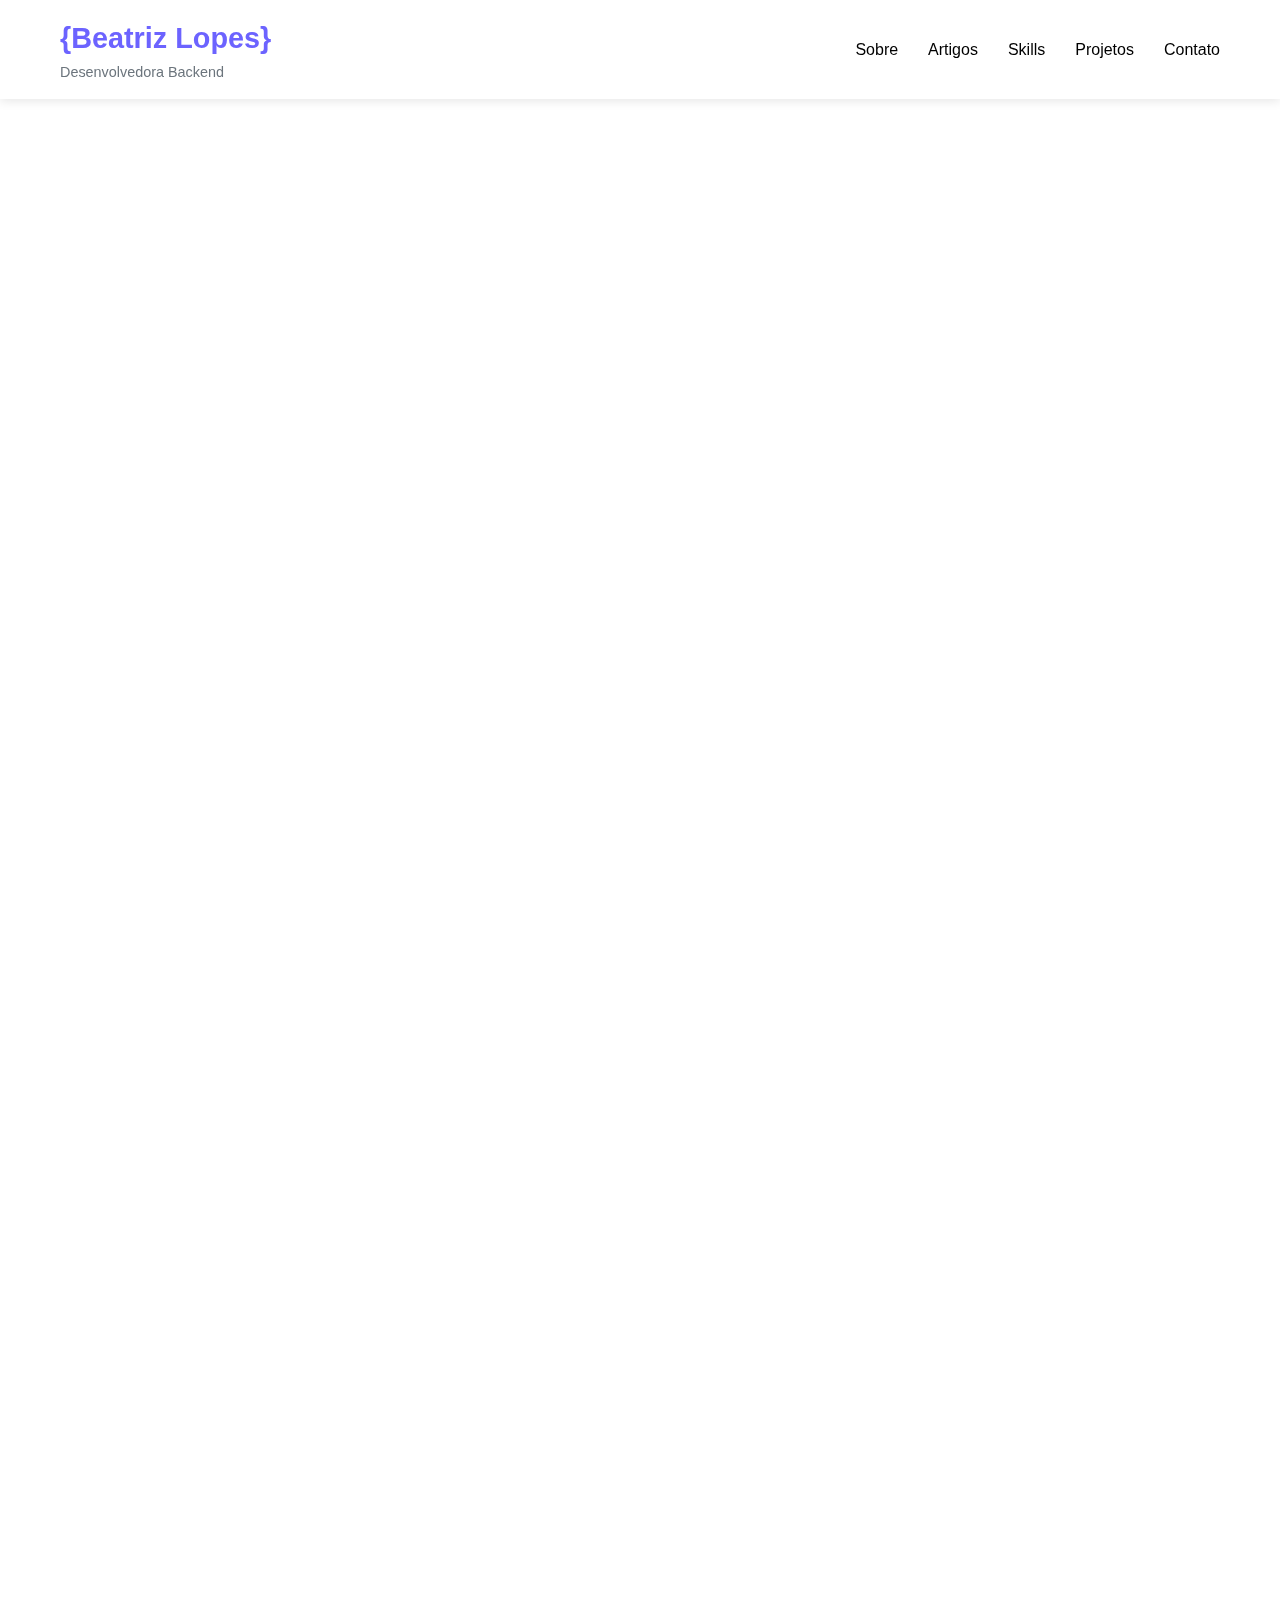
<file: index.html>
<!DOCTYPE html>
<html lang="pt-BR">
<head>
    <meta charset="UTF-8">
    <meta name="viewport" content="width=device-width, initial-scale=1.0">
    <title>Beatriz Dev</title>
    <link rel="stylesheet" href="css/style.css">
    <link rel="shortcut icon" href="images/mouse.ico" type="image/mouse.ico">
    <link rel="stylesheet" href="https://cdnjs.cloudflare.com/ajax/libs/font-awesome/6.0.0-beta3/css/all.min.css">
</head>
<body class="light-mode">
    <header>
        <div class="container">
            <div class="logo">
                <h1>{Beatriz Lopes}</h1>
                <p>Desenvolvedora Backend</p>
            </div>
            <nav class="nav-menu">
                <ul>
                    <li><a href="#sobre">Sobre</a></li>
                    <li><a href="#artigos">Artigos</a></li>
                    <li><a href="#skills">Skills</a></li>
                    <li><a href="#projetos">Projetos</a></li>
                    <li><a href="#contato">Contato</a></li>
                </ul>
                <div class="mobile-menu-icon">
                    <i class="fas fa-bars"></i>
                </div>
            </nav>
        </div>
    </header>

    <section id="sobre" class="hero">
        <div class="container">
            <div class="hero-content">
                <div class="hero-text">
                    <h2>Olá, eu sou <span>Ana Beatriz</span></h2>
                    <p>Sou estudante de Ciência da Computação e apaixonada por desenvolvimento back-end, onde transformo lógica em soluções robustas e eficientes. Entre linhas de código e bancos de dados, encontro minha criatividade — seja desenvolvendo APIs escaláveis ou escrevendo sobre tecnologia.
 Além do código, adoro compartilhar conhecimento através da escrita, seja em artigos técnicos, tutoriais ou reflexões sobre inovação e carreira em TI.</p>
                    <a href="#contato" class="btn">Entre em Contato</a>
                </div>
                <div class="hero-image">
                    <img src="images/WhatsApp Image 2025-05-19 at 16.56.22.jpeg" alt="Foto de perfil">
                </div>
            </div>
        </div>
    </section>

    <section id="artigos" class="articles">
        <div class="container">
            <div class="article-container">
                <h2>Um dedo de prosa sobre tecnologia...</h2>
                <div class="articles-grid">
                    <article class="article-card">
                        <h3>LINUX X WINDOWS</h3>
                        <p>Windows é ideal para ferramentas como .NET. Já o Linux possui terminal superior, sendo mais eficiente para desenvolvimento, scripts e automação. Cada sistema atende a diferentes necessidades e perfis de desenvolvedores de forma complementar...</p>
                        <a href="articlesWL.html" class="read-more">Ler mais →</a>
                    </article>
                    
                    <article class="article-card">
                        <h3>POO com JAVA</h3>
                        <p>A Programação Orientada a Objetos (POO) em Java é um paradigma que organiza o software em torno de objetos, que são instâncias de classes. Esses objetos possuem atributos (dados) e métodos (comportamentos). Java é uma linguagem fortemente baseada em POO, e seus principais conceitos são...</p>
                        <a href="poo.html" class="read-more">Ler mais →</a>
                    </article>
                    
                    <article class="article-card">
                        <h3>Java + Angular</h3>
                        <p>A combinação Java e Angular domina grandes corporações não por modismo, mas por filosofia compartilhada. Ambas as tecnologias oferecem estrutura robusta, tipagem forte e padrões sólidos, ideal para ambientes enterprise que exigem escalabilidade e manutenção a longo prazo. </p>
                        <a href="Angular.html" class="read-more">Ler mais →</a>
                    </article>
                </div>
            </div>
            <a href="exparticles.html" class="btn">Ver todos os artigos</a>
        </div>
    </section>
    <section id="skills" class="skills-section">
        <div class="container">
            <h2>Minhas Skills</h2>
            <div class="skills-container">
                <div class="skill-category">
                    <h3>Backend</h3>
                    <div class="skills-grid">
                        <div class="skill-item">
                            <i class="fab fa-java"></i>
                            <span>Java</span>
                            <div class="skill-bar">
                                <div class="skill-level" style="width: 65%;"></div>
                            </div>
                        </div>
                        <div class="skill-item">
                            <i class="fas fa-leaf"></i>
                            <span>Spring Boot</span>
                            <div class="skill-bar">
                                <div class="skill-level" style="width: 58%;"></div>
                            </div>
                        </div>
                        <div class="skill-item">
                            <i class="fa-brands fa-node-js"></i>
                            <span>Typescript</span>
                            <div class="skill-bar">
                                <div class="skill-level" style="width: 60%;"></div>
                            </div>
                        </div>
                    </div>
                </div>
                
                <div class="skill-category">
                    <h3>Banco de Dados</h3>
                    <div class="skills-grid">
                        <div class="skill-item">
                            <i class="fas fa-database"></i>
                            <span>MySQL</span>
                            <div class="skill-bar">
                                <div class="skill-level" style="width: 60%;"></div>
                            </div>
                        </div>
                        <div class="skill-item">
                            <i class="fas fa-database"></i>
                            <span>PostgreSQL</span>
                            <div class="skill-bar">
                                <div class="skill-level" style="width: 50%;"></div>
                            </div>
                        </div>
                        <div class="skill-item">
                            <i class="fas fa-fire"></i>
                            <span>MongoDB</span>
                            <div class="skill-bar">
                                <div class="skill-level" style="width: 62%;"></div>
                            </div>
                        </div>
                    </div>
                </div>
                
                <div class="skill-category">
                    <h3>DevOps & Outros</h3>
                    <div class="skills-grid">
                        <div class="skill-item">
                            <i class="fab fa-docker"></i>
                            <span>Docker</span>
                            <div class="skill-bar">
                                <div class="skill-level" style="width: 40%;"></div>
                            </div>
                        </div>
                        <div class="skill-item">
                            <i class="fab fa-git-alt"></i>
                            <span>Git</span>
                            <div class="skill-bar">
                                <div class="skill-level" style="width: 70%;"></div>
                            </div>
                        </div>
                        <div class="skill-item">
                            <i class="fas fa-cloud"></i>
                            <span>AWS</span>
                            <div class="skill-bar">
                                <div class="skill-level" style="width: 30%;"></div>
                            </div>
                        </div>
                    </div>
                </div>
            </div>
        </div>
    </section>

<section id="projetos" class="projects">
        <div class="container">
            <h2>Projetos Destacados</h2>
            <div class="projects-grid">
                <div class="project-card">
                    <img src="images/Sem título.jpg" alt="Bot">
                    <h3>Bot para controle de Gastos</h3>
                    <p>Automatizando finaças com Java + Telegram API! Integração em tempo real, tratamento de dados e comandos intuitivos. Código limpo, lógica eficiente e café ☕ a cada deploy!</p>
                    <div class="tech-stack">
                        <span>Java SE 17+</span>
                        <span>POO</span>
                        <span>Spring Data JPA</span>
                        <span>Git</span>
                    </div>
                    <a href="https://github.com/beatrizlopes30/BotFinanceiroTelegram" class="btn">Ver detalhes</a>
                </div>
                
                <div class="project-card">
                    <img src="images/2.jpg" alt="APP">
                    <h3>AnimalCare</h3>
                    <p>Aplicativo com um mapa interativo que identifica e exibe focos de parasitas na região, atualizado em tempo real com dados enviados por usuários e órgãos de saúde.</p>
                    <div class="tech-stack">
                        <span>HTML</span>
                        <span>CSS</span>
                        <span>JavaScript</span>
                        <span>Node.js</span>
                        <span>NoSQL</span>
                    </div>
                    <a href="#" class="btn">Ver detalhes</a>
                </div>
                
                <div class="project-card">
                    <img src="images/mermas.png" alt="ilustrativo">
                    <h3>Mermãs Digitais</h3>
                    <p>Projeto de extensão que visa inclusão feminina nas áreas STEAM.</p>
                    <div class="tech-stack">
                        <span>Programming logic</span>
                        <span>Teamwork & Collaboration</span>
                        <span>Problem-Solving</span>
                        <span>Work Ethic</span>
                        <span>Clear & Relatable Communication</span>
                    </div>
                    <a href="mermas.html" class="btn">Ver detalhes</a>
                </div>
            </div>
        </div>
    </section>

    <section id="contato" class="contact">
        <div class="container">
            <h2>Entre em Contato</h2>
            <div class="contact-content">
                <div class="contact-info">
                    <p>Estou interessada em oportunidades freelance, projetos desafiadores e colaborações.</p>
                    <p>Me envie uma mensagem ou me encontre nas redes sociais:</p>
                    <div class="social-links">
                        <a href="https://github.com/beatrizlopes30" target="_blank"><i class="fab fa-github"></i> GitHub</a>
                        <a href="https://www.linkedin.com/in/ana-beatriz-lopes-3978a3173/" target="_blank"><i class="fab fa-linkedin"></i> LinkedIn</a>
                        <a href="https://instagram.com/beatriz.lopes30" target="_blank"><i class="fab fa-instagram"></i> Instagram</a>
                    </div>
                </div>
</form>
                <form action="https://formsubmit.co/beatrizchaa@gmail.com" method="post" id="contact-form" class="contact-form">
                    <div class="form-group">
                        <input type="text" id="name" name="name" placeholder="Seu nome" required>
                    </div>
                    <div class="form-group">
                        <input type="email" id="email" name="email" placeholder="Seu e-mail" required>
                    </div>
                    <div class="form-group">
                        <textarea id="message" name="message" placeholder="Sua mensagem" required></textarea>
                    </div>
                    <button type="submit" class="btn">Enviar Mensagem</button>
                </form>
            </div>
        </div>
    </section>

    <footer>
        <div class="container">
            <p>&copy; 2025 Ana Beatriz.</p>
        </div>
    </footer>

</body>
</html>
    <script src="js/script.js"></script>
</body>
</html>
</file>
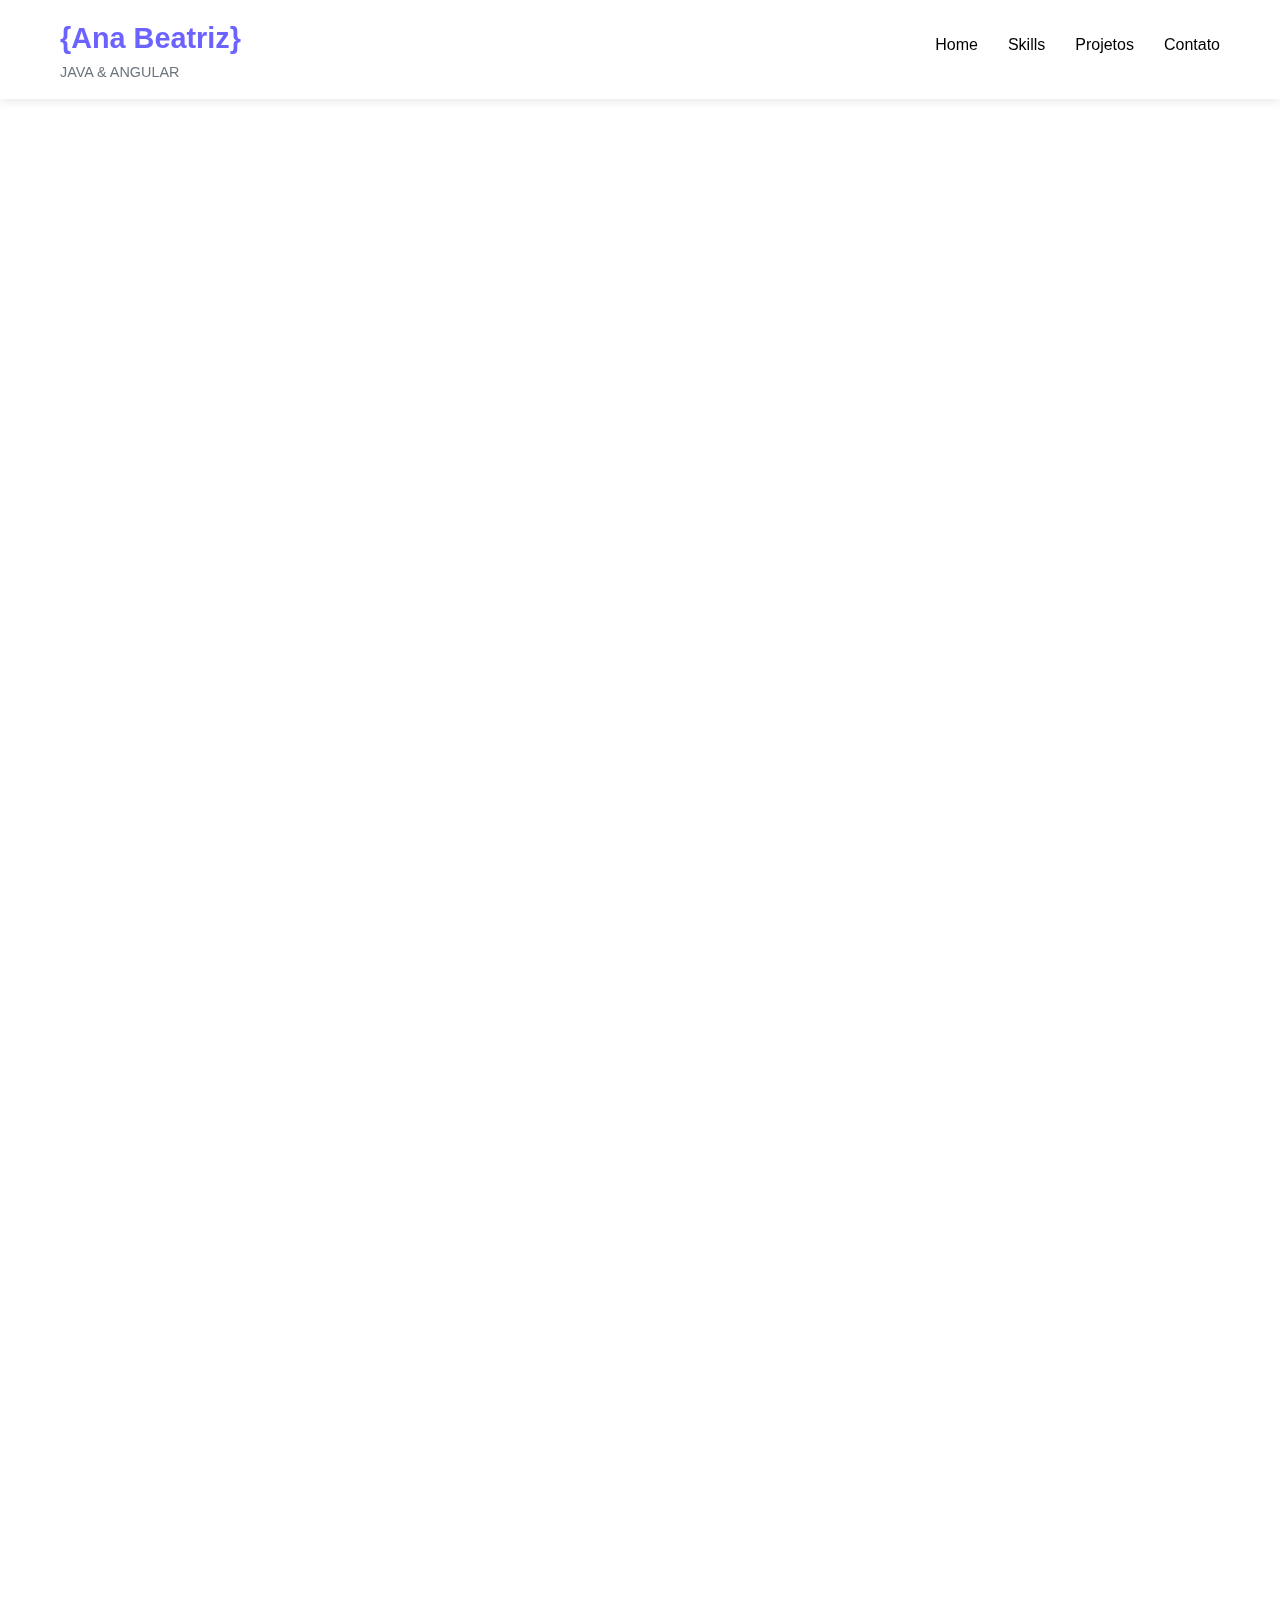
<file: Angular.html>
<!DOCTYPE html>
<html lang="pt-BR">
<head>
    <meta charset="UTF-8">
    <meta name="viewport" content="width=device-width, initial-scale=1.0">
    <title>Java e Angular</title>
    <link rel="stylesheet" href="css/style.css">
    <link rel="shortcut icon" href="images/mouse.ico" type="image/mouse.ico">
</head>
<body class="light-mode">
    <header>
        <div class="container">
            <div class="logo">
                <h1>{Ana Beatriz}</h1>
                <p>JAVA & ANGULAR</p>
            </div>
            <nav class="nav-menu">
                <ul>
                    <li><a href="index.html">Home</a></li>
                    <li><a href="index.html#skills">Skills</a></li>
                    <li><a href="index.html#projetos">Projetos</a></li>
                    <li><a href="index.html#contato">Contato</a></li>
                </ul>
                <div class="theme-switcher">
                    <i class="fas fa-moon"></i>
                    <i class="fas fa-sun"></i>
                </div>
                <div class="mobile-menu-icon">
                    <i class="fas fa-bars"></i>
                </div>
            </nav>
        </div>
    </header>

<section class="articles-expanded">
    <div class="container">
        
        <article class="article-full">
            <div class="article-header">
                <h3>A DUPLA DINÂMICA DO CORPORATIVO: POR QUE A MÁQUINA JAVA ESCOLHEU O ANGULAR</h3>
                <div class="article-meta">
                    <span><i class="fas fa-tags"></i> Java, Angular, Fullstack, Desenvolvimento</span>
                </div>
            </div>
            
            <div class="article-content">
                <h4>1. Estruturas Paralelas: Backend e Frontend Alinhados</h4>
                <p>Há uma certa poesia em observar o mapa de tecnologia nas grandes corporações. Não é por acaso que, navegando por esses mares de requisitos complexos, legados de código e a necessidade premente de robustez, você se depara com uma dupla onipresente: Java no backend e Angular no frontend. Muito se fala que programadores escolhem tecnologias por modismo ou por serem as mais populares, mas no caso dessa combinação, a história é outra, mais profunda e reveladora do perfil de quem a adota. Esta não é uma união por acaso; é um casamento arranjado pelas mais sensatas razões arquitetônicas e por uma visão de mundo compartilhada.</p>
                
                <h5>1.1 Mentalidade Corporativa</h5>
                <ul>
                    <li>Tanto Java/Spring quanto Angular são frameworks completos</li>
                    <li>Ambientes "enterprise" valorizam estabilidade, convenções e estrutura bem definida</li>
                    <li>O desenvolvedor Java busca no frontend a mesma organização que encontra no backend</li>
                </ul>
                
                <h5>1.2 Arquitetura Similar</h5>
                <ul>
                    <li>Spring Boot: injeção de dependência, camadas de serviço, controle transacional</li>
                    <li>Angular: injeção de dependência nativa, módulos, serviços, componentes</li>
                    <li>Ambos incentivam aplicações bem arquitetadas e escaláveis</li>
                </ul>
                
                <h4>2. TypeScript: A Ponte Perfeita</h4>
                
                <h5>2.1 Tipagem Estática</h5>
                <ul>
                    <li>TypeScript traz classes, interfaces e genéricos - conceitos familiares ao dev Java</li>
                    <li>Reduz erros em tempo de compilação e facilita o refatoramento</li>
                    <li>As IDEs oferecem suporte rico, similar ao suporte para Java</li>
                </ul>
                
                <h5>2.2 Transição Suave</h5>
                <ul>
                    <li>O JavaScript puro pode ser frustrante para desenvolvedores acostumados com tipagem forte</li>
                    <li>TypeScript torna a migração do backend para o frontend menos traumática</li>
                    <li>Detecção de erros durante o desenvolvimento, não apenas em runtime</li>
                </ul>
                
                <h4>3. Ecossistema e Mercado</h4>
                
                <h5>3.1 Perfil Corporativo</h5>
                <ul>
                    <li>Java domina em bancos, instituições financeiras e grandes empresas</li>
                    <li>Ambientes que valorizam tecnologias estáveis e de longo prazo</li>
                    <li>Angular (Google) e Java (Oracle) têm suporte corporativo sólido</li>
                </ul>
                
                <h5>3.2 Ferramentas e Produtividade</h5>
                <ul>
                    <li>IDEs poderosas: IntelliJ IDEA e VS Code com suporte excelente para ambas tecnologias</li>
                    <li>CLIs especializadas: Angular CLI e Spring Initializr</li>
                    <li>Pipelines de CI/CD bem estabelecidos com Maven/Gradle e Angular CLI</li>
                </ul>
                
                <h4>4. Comparação com Alternativas</h4>
                
                <h5>4.1 React: A Abordagem Libertária</h5>
                <ul>
                    <li>É uma biblioteca, não um framework completo</li>
                    <li>Exige mais escolhas arquiteturais do desenvolvedor</li>
                    <li>Mentalidade diferente (JSX, hooks) pode ter curva mais íngreme para devs Java</li>
                </ul>
                
                <h5>4.2 Vue.js: O Meio-Termo</h5>
                <ul>
                    <li>Framework progressivo e amigável</li>
                    <li>Adoção em grandes corporações ainda menor que Angular</li>
                    <li>Crescimento rápido, mas base menos consolidada no enterprise</li>
                </ul>
                
                <h4>5. Vantagens da Combinação Java + Angular</h4>
                <ul class="best-practices">
                    <li><i class="fas fa-check-circle"></i> Coerência arquitetural entre backend e frontend</li>
                    <li><i class="fas fa-check-circle"></i> Desenvolvimento previsível e mantenível</li>
                    <li><i class="fas fa-check-circle"></i> Forte tipagem em toda a stack</li>
                    <li><i class="fas fa-check-circle"></i> Ecossistema maduro e bem documentado</li>
                    <li><i class="fas fa-check-circle"></i> Ideal para equipes grandes e projetos de longa duração</li>
                </ul>
                
                <h4>6. Conclusão: Mais que Tecnologia, uma Mentalidade</h4>
                <p>A combinação Java + Angular não é apenas sobre funcionalidade técnica, mas sobre filosofia de desenvolvimento. Enquanto React e Vue atraem pela flexibilidade e agilidade, Angular atrai pela estrutura e previsibilidade. Para o desenvolvedor Java corporativo, que precisa garantir que o código escrito hoje será compreensível e mantível por uma equipe de dezenas de pessoas daqui a cinco anos, o Angular oferece a segurança arquitetural que busca.</p>
                
                <p>No final, essa dupla representa a escolha consciente de que para construir catedrais digitais - sistemas que devem durar anos e suportar evoluções complexas - é melhor ter blueprints rígidos do que apenas talento e inspiração momentânea. E no mundo corporativo, onde a escala e a longevidade são requisitos não negociáveis, essa é uma lição que vale seu peso em linhas de código.</p>
                <p></p>
                <p>fontes: Documentação oficial do Angular, TypeScript e SpringBoot, Stack Overflow, Reddit, GitHub Discussions</p>
            </div>
            
            <div class="article-footer">
            <a href="index.html" class="btn"><i class="fas fa-arrow-left"></i> Voltar para o portfólio</a>
            <a href="exparticles.html" class="btn"><i class="fas fa-arrow-right"></i> Ir para outros artigos</a>
            </div>
        </article>
        
    <footer>
        <div class="container">
            <p>&copy; 2025 Ana Beatriz. Todos os direitos reservados.</p>
        </div>
    </footer>

    <script src="js/script.js"></script>
</body>
</html>
</file>
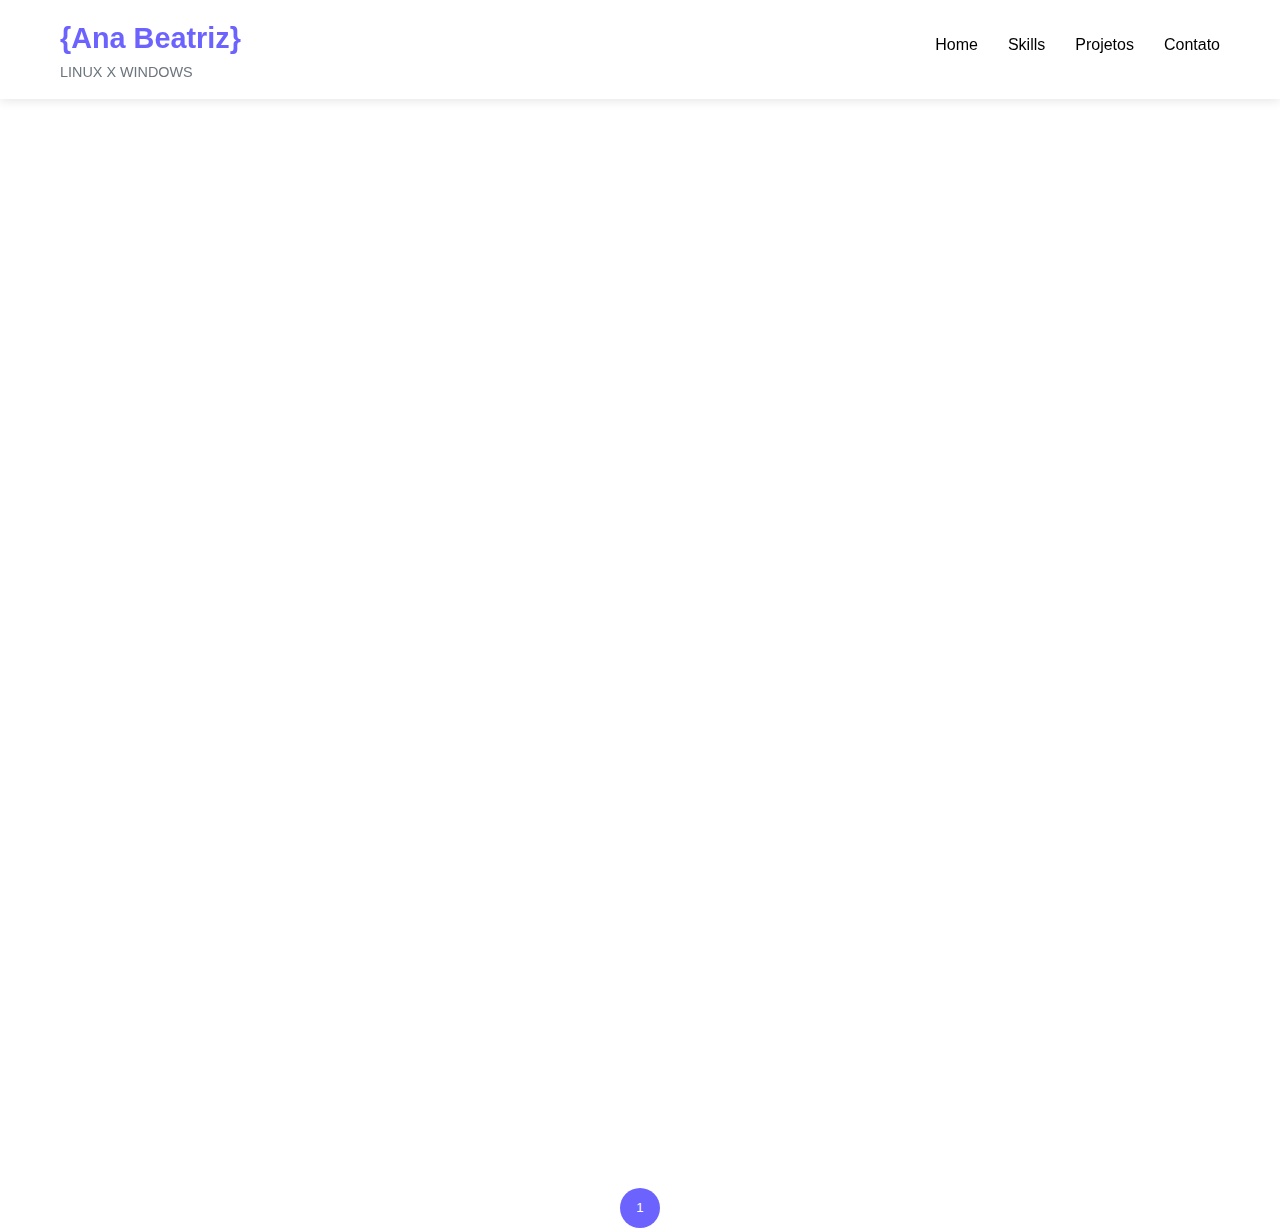
<file: articlesWL.html>
<!DOCTYPE html>
<html lang="pt-BR">
<head>
    <meta charset="UTF-8">
    <meta name="viewport" content="width=device-width, initial-scale=1.0">
    <title>WINDOWS VS LINUX</title>
    <link rel="stylesheet" href="css/style.css">
    <link rel="shortcut icon" href="images/mouse.ico" type="image/x-icon">
</head>
<body class="light-mode">
    <header>
        <div class="container">
            <div class="logo">
                <h1>{Ana Beatriz}</h1>
                <p>LINUX X WINDOWS </p>
            </div>
            <nav class="nav-menu">
                <ul>
                    <li><a href="index.html">Home</a></li>
                    <li><a href="index.html#skills">Skills</a></li>
                    <li><a href="index.html#projetos">Projetos</a></li>
                    <li><a href="index.html#contato">Contato</a></li>
                </ul>
                <div class="theme-switcher">
                    <i class="fas fa-moon"></i>
                    <i class="fas fa-sun"></i>
                </div>
                <div class="mobile-menu-icon">
                    <i class="fas fa-bars"></i>
                </div>
            </nav>
        </div>
    </header>

<section class="articles-expanded">
    <div class="container">
        
        <article class="article-full">
            <div class="article-header">
                <h3>LINUX VS WINDOWS PARA DESENVOLVIMENTO: QUAL ESCOLHER?</h3>
                <div class="article-meta">
                    <span><i class="fas fa-tags"></i> Linux, Windows, Desenvolvimento</span>
                </div>
            </div>
            
            <div class="article-content">
                <p>A escolha entre Linux e Windows para desenvolvimento depende principalmente do tipo de trabalho que você realiza e das ferramentas que utiliza.</p>
                
                <h4>1. Vantagens do Windows</h4>
                <p>O Windows é a opção mais familiar para a maioria dos usuários, especialmente para quem já está acostumado com seu ambiente. Ele oferece suporte nativo a ferramentas populares como Visual Studio, Adobe e Figma, sendo a melhor escolha para desenvolvedores que trabalham com tecnologias Microsoft como .NET e C#.</p>
                <p>No entanto, o Windows sofre com algumas limitações:</p>
                <ul>
                    <li>Terminal menos poderoso comparado ao Linux</li>
                    <li>Dificuldades na configuração de ferramentas de DevOps como Docker</li>
                </ul>
                
                <h4>2. Vantagens do Linux</h4>
                <p>O Linux se destaca como um ambiente mais eficiente para desenvolvimento. Seu terminal é amplamente superior, oferecendo maior flexibilidade para scripts e automação.</p>
                <p>Principais benefícios:</p>
                <ul>
                    <li>Ferramentas essenciais para DevOps, cloud computing e desenvolvimento backend funcionam de forma mais nativa</li>
                    <li>Distribuições altamente personalizáveis (Ubuntu, Fedora, Arch Linux)</li>
                    <li>Consumo reduzido de recursos do sistema</li>
                </ul>
                
                <pre><code class="language-bash"># Exemplo de comando Linux para atualizar todos os pacotes
sudo apt update && sudo apt upgrade -y</code></pre>
                
                <h4>3. Alternativas e Considerações Finais</h4>
                <p>Para quem não quer escolher entre um ou outro, existem alternativas:</p>
                <ul>
                    <li>WSL (Windows Subsystem for Linux) - executa ambiente Linux dentro do Windows</li>
                    <li>Dual boot - possibilita ter ambos os sistemas no mesmo computador</li>
                </ul>
                <p>No final, a decisão deve considerar seu fluxo de trabalho específico. O Windows é mais adequado para desenvolvimento com tecnologias Microsoft e uso de softwares proprietários, enquanto o Linux é ideal para programação geral, especialmente em áreas como DevOps, desenvolvimento backend e trabalhos em nuvem.</p>
            </div>
            
            <div class="article-footer">
                <a href="index.html" class="btn"><i class="fas fa-arrow-left"></i> Voltar para o portfólio</a>
                <a href="exparticles.html" class="btn"><i class="fas fa-arrow-right"></i> Ir para outros artigos</a>
            </div>
        </article>
        
    </div>
</section>
    <script src="js/script.js"></script>
        <div class="pagination">
            <button class="page-btn active">1</button>
        </div>
    </div>
</section>
</body>
</html>
</file>
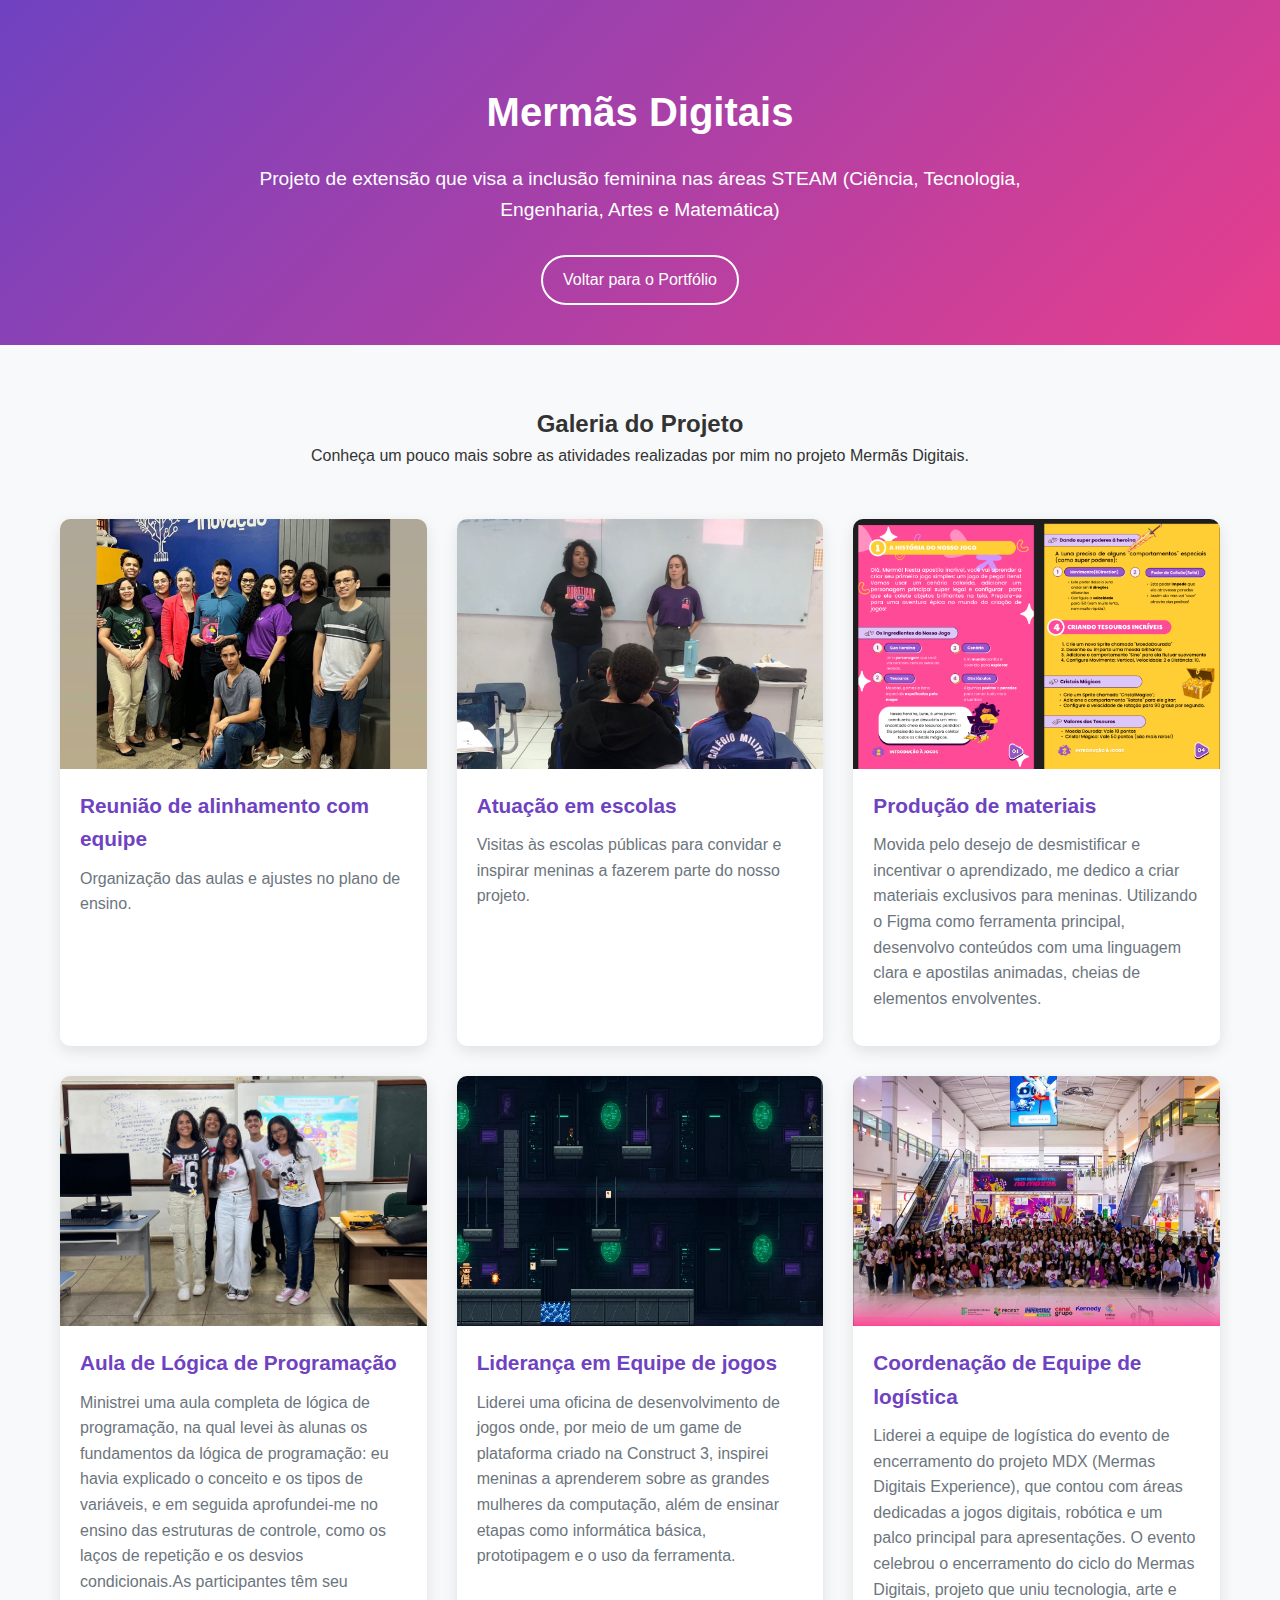
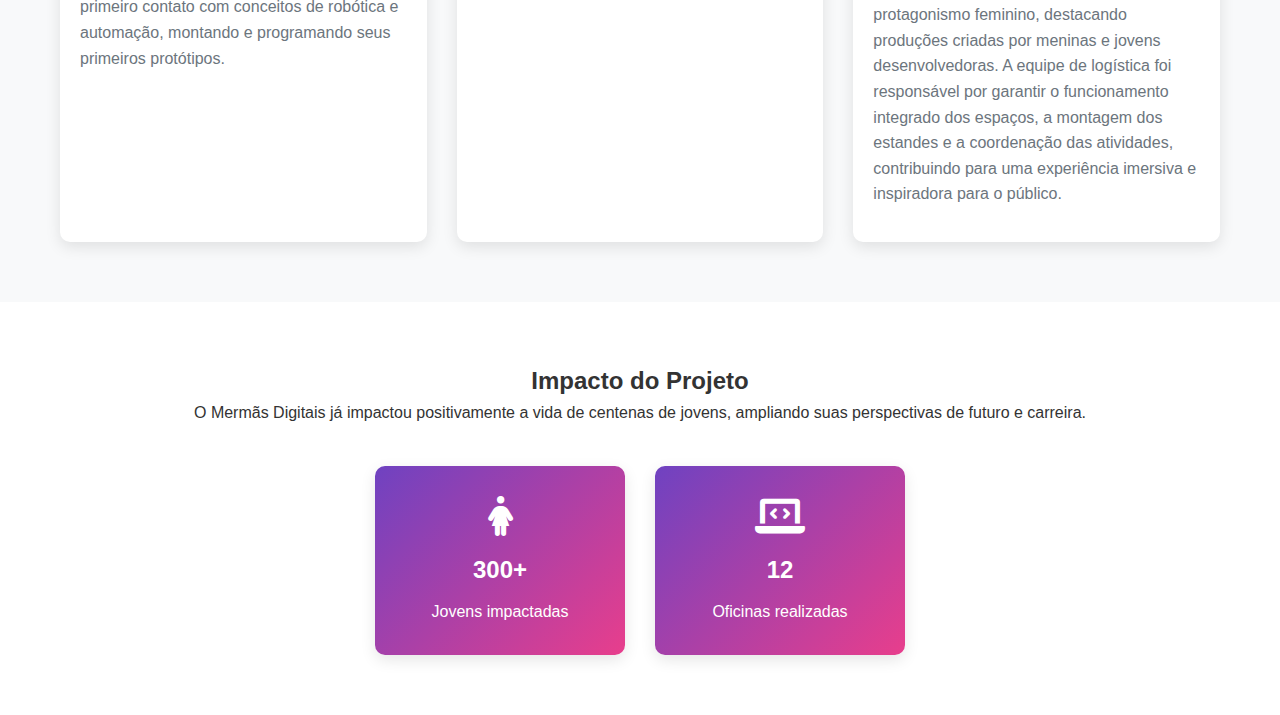
<file: mermas.html>
<!DOCTYPE html>
<html lang="pt-BR">
<head>
    <meta charset="UTF-8">
    <meta name="viewport" content="width=device-width, initial-scale=1.0">
    <link rel="shortcut icon" href="images/mouse.ico" type="image/mouse.ico">
    <title>Mermãs Digitais - Galeria</title>
    <style>
        * {
            margin: 0;
            padding: 0;
            box-sizing: border-box;
            font-family: 'Segoe UI', Tahoma, Geneva, Verdana, sans-serif;
        }
        
        :root {
            --primary-color: #6c63ff;
            --secondary-color: #4a42e8;
            --dark-color: #333;
            --light-color: #f8f9fa;
            --gray-color: #6c757d;
            --pink-color: #e83e8c;
            --purple-color: #6f42c1;
        }
        
        body {
            background-color: #f8f9fa;
            color: var(--dark-color);
            line-height: 1.6;
        }
        
        .container {
            max-width: 1200px;
            margin: 0 auto;
            padding: 0 20px;
        }
        
        header {
            background: linear-gradient(135deg, var(--purple-color), var(--pink-color));
            color: white;
            padding: 80px 0 40px;
            text-align: center;
        }
        
        header h1 {
            font-size: 2.5rem;
            margin-bottom: 20px;
        }
        
        header p {
            font-size: 1.2rem;
            max-width: 800px;
            margin: 0 auto;
        }
        
        .back-btn {
            display: inline-block;
            margin-top: 30px;
            color: white;
            text-decoration: none;
            font-weight: 500;
            padding: 10px 20px;
            border: 2px solid white;
            border-radius: 30px;
            transition: all 0.3s;
        }
        
        .back-btn:hover {
            background-color: white;
            color: var(--purple-color);
        }
        
        .gallery {
            padding: 60px 0;
        }
        
        .gallery-intro {
            text-align: center;
            margin-bottom: 50px;
            max-width: 800px;
            margin-left: auto;
            margin-right: auto;
        }
        
        .gallery-grid {
            display: grid;
            grid-template-columns: repeat(auto-fit, minmax(300px, 1fr));
            gap: 30px;
        }
        
        .gallery-item {
            background-color: white;
            border-radius: 10px;
            overflow: hidden;
            box-shadow: 0 5px 15px rgba(0, 0, 0, 0.1);
            transition: transform 0.3s, box-shadow 0.3s;
        }
        
        .gallery-item:hover {
            transform: translateY(-5px);
            box-shadow: 0 10px 25px rgba(0, 0, 0, 0.15);
        }
        
        .gallery-image {
            width: 100%;
            height: 250px;
            object-fit: cover;
            display: block;
        }
        
        .gallery-content {
            padding: 20px;
        }
        
        .gallery-content h3 {
            color: var(--purple-color);
            margin-bottom: 10px;
            font-size: 1.3rem;
        }
        
        .gallery-content p {
            color: var(--gray-color);
            margin-bottom: 15px;
        }
        
        .impact-section {
            background-color: white;
            padding: 60px 0;
            text-align: center;
        }
        
        .impact-cards {
            display: flex;
            flex-wrap: wrap;
            justify-content: center;
            gap: 30px;
            margin-top: 40px;
        }
        
        .impact-card {
            background: linear-gradient(135deg, var(--purple-color), var(--pink-color));
            color: white;
            padding: 30px;
            border-radius: 10px;
            width: 250px;
            box-shadow: 0 5px 15px rgba(0, 0, 0, 0.1);
        }
        
        .impact-card i {
            font-size: 2.5rem;
            margin-bottom: 15px;
        }
        
        .impact-card h3 {
            font-size: 1.5rem;
            margin-bottom: 10px;
        }
        
        footer {
            background-color: var(--dark-color);
            color: white;
            text-align: center;
            padding: 30px 0;
        }
        
        @media (max-width: 768px) {
            header {
                padding: 60px 0 30px;
            }
            
            header h1 {
                font-size: 2rem;
            }
            
            .gallery-grid {
                grid-template-columns: 1fr;
            }
            
            .impact-cards {
                flex-direction: column;
                align-items: center;
            }
        }
    </style>
    <link rel="stylesheet" href="https://cdnjs.cloudflare.com/ajax/libs/font-awesome/6.0.0-beta3/css/all.min.css">
</head>
<body>
    <header>
        <div class="container">
            <h1>Mermãs Digitais</h1>
            <p>Projeto de extensão que visa a inclusão feminina nas áreas STEAM (Ciência, Tecnologia, Engenharia, Artes e Matemática)</p>
            <a href="index.html" class="back-btn">Voltar para o Portfólio</a>
        </div>
    </header>

    <section class="gallery">
        <div class="container">
            <div class="gallery-intro">
                <h2>Galeria do Projeto</h2>
                <p>Conheça um pouco mais sobre as atividades realizadas por mim no projeto Mermãs Digitais.</p>
            </div>
            <div class="gallery-grid">
                 <div class="gallery-item">
                    <img src="images/reuniao.jpg" alt="Workshop Inicial" class="gallery-image">
                    <div class="gallery-content">
                        <h3>Reunião de alinhamento com equipe</h3>
                        <p>Organização das aulas e ajustes no plano de ensino.</p>
                    </div>
                </div>
                <div class="gallery-item">
                    <img src="images/visitas.jpg" alt="Workshop Inicial" class="gallery-image">
                    <div class="gallery-content">
                        <h3>Atuação em escolas</h3>
                        <p>Visitas às escolas públicas para convidar e inspirar meninas a fazerem parte do nosso projeto.</p>
                    </div>
                </div>
                
                                <div class="gallery-item">
                    <img src="images/apostilas.png" alt="Desenvolvimento Web" class="gallery-image">
                    <div class="gallery-content">
                        <h3>Produção de materiais</h3>
                        <p>Movida pelo desejo de desmistificar e incentivar o aprendizado, me dedico a criar materiais exclusivos para meninas. Utilizando o Figma como ferramenta principal, desenvolvo conteúdos com uma linguagem clara e apostilas animadas, cheias de elementos envolventes.</p>
                    </div>
                </div>

                <div class="gallery-item">
                    <img src="images/aula.jpg" alt="Oficina de Robótica" class="gallery-image">
                    <div class="gallery-content">
                        <h3>Aula de Lógica de Programação</h3>
                        <p>Ministrei uma aula completa de lógica de programação, na qual levei às alunas os fundamentos da lógica de programação: eu havia explicado o conceito e os tipos de variáveis, e em seguida aprofundei-me no ensino das estruturas de controle, como os laços de repetição e os desvios condicionais.As participantes têm seu primeiro contato com conceitos de robótica e automação, montando e programando seus primeiros protótipos.</p>
                    </div>
                </div>
                
                
                <div class="gallery-item">
                    <img src="images/jogo.png" alt="Apresentação de Projetos" class="gallery-image">
                    <div class="gallery-content">
                        <h3>Liderança em Equipe de jogos</h3>
                        <p>Liderei uma oficina de desenvolvimento de jogos onde, por meio de um game de plataforma criado na Construct 3, inspirei meninas a aprenderem sobre as grandes mulheres da computação, além de ensinar etapas como informática básica, prototipagem e o uso da ferramenta.</p>
                    </div>
                </div>
                <div class="gallery-item">
                    <img src="images/mdx.jpg" alt="Apresentação de Projetos" class="gallery-image">
                    <div class="gallery-content">
                        <h3>Coordenação de Equipe de logística</h3>
                        <p>Liderei a equipe de logística do evento de encerramento do projeto MDX (Mermas Digitais Experience), que contou com áreas dedicadas a jogos digitais, robótica e um palco principal para apresentações. O evento celebrou o encerramento do ciclo do Mermas Digitais, projeto que uniu tecnologia, arte e protagonismo feminino, destacando produções criadas por meninas e jovens desenvolvedoras. A equipe de logística foi responsável por garantir o funcionamento integrado dos espaços, a montagem dos estandes e a coordenação das atividades, contribuindo para uma experiência imersiva e inspiradora para o público.</p>
                    </div>
                </div>
                </div>
            </div>
        </div>
    </section>

    <section class="impact-section">
        <div class="container">
            <h2>Impacto do Projeto</h2>
            <p>O Mermãs Digitais já impactou positivamente a vida de centenas de jovens, ampliando suas perspectivas de futuro e carreira.</p>
            <div class="impact-cards">
                <div class="impact-card">
                    <i class="fas fa-female"></i>
                    <h3>300+</h3>
                    <p>Jovens impactadas</p>
                </div>
                
                <div class="impact-card">
                    <i class="fas fa-laptop-code"></i>
                    <h3>12</h3>
                    <p>Oficinas realizadas</p>
                </div>
</body>
</html>
</file>
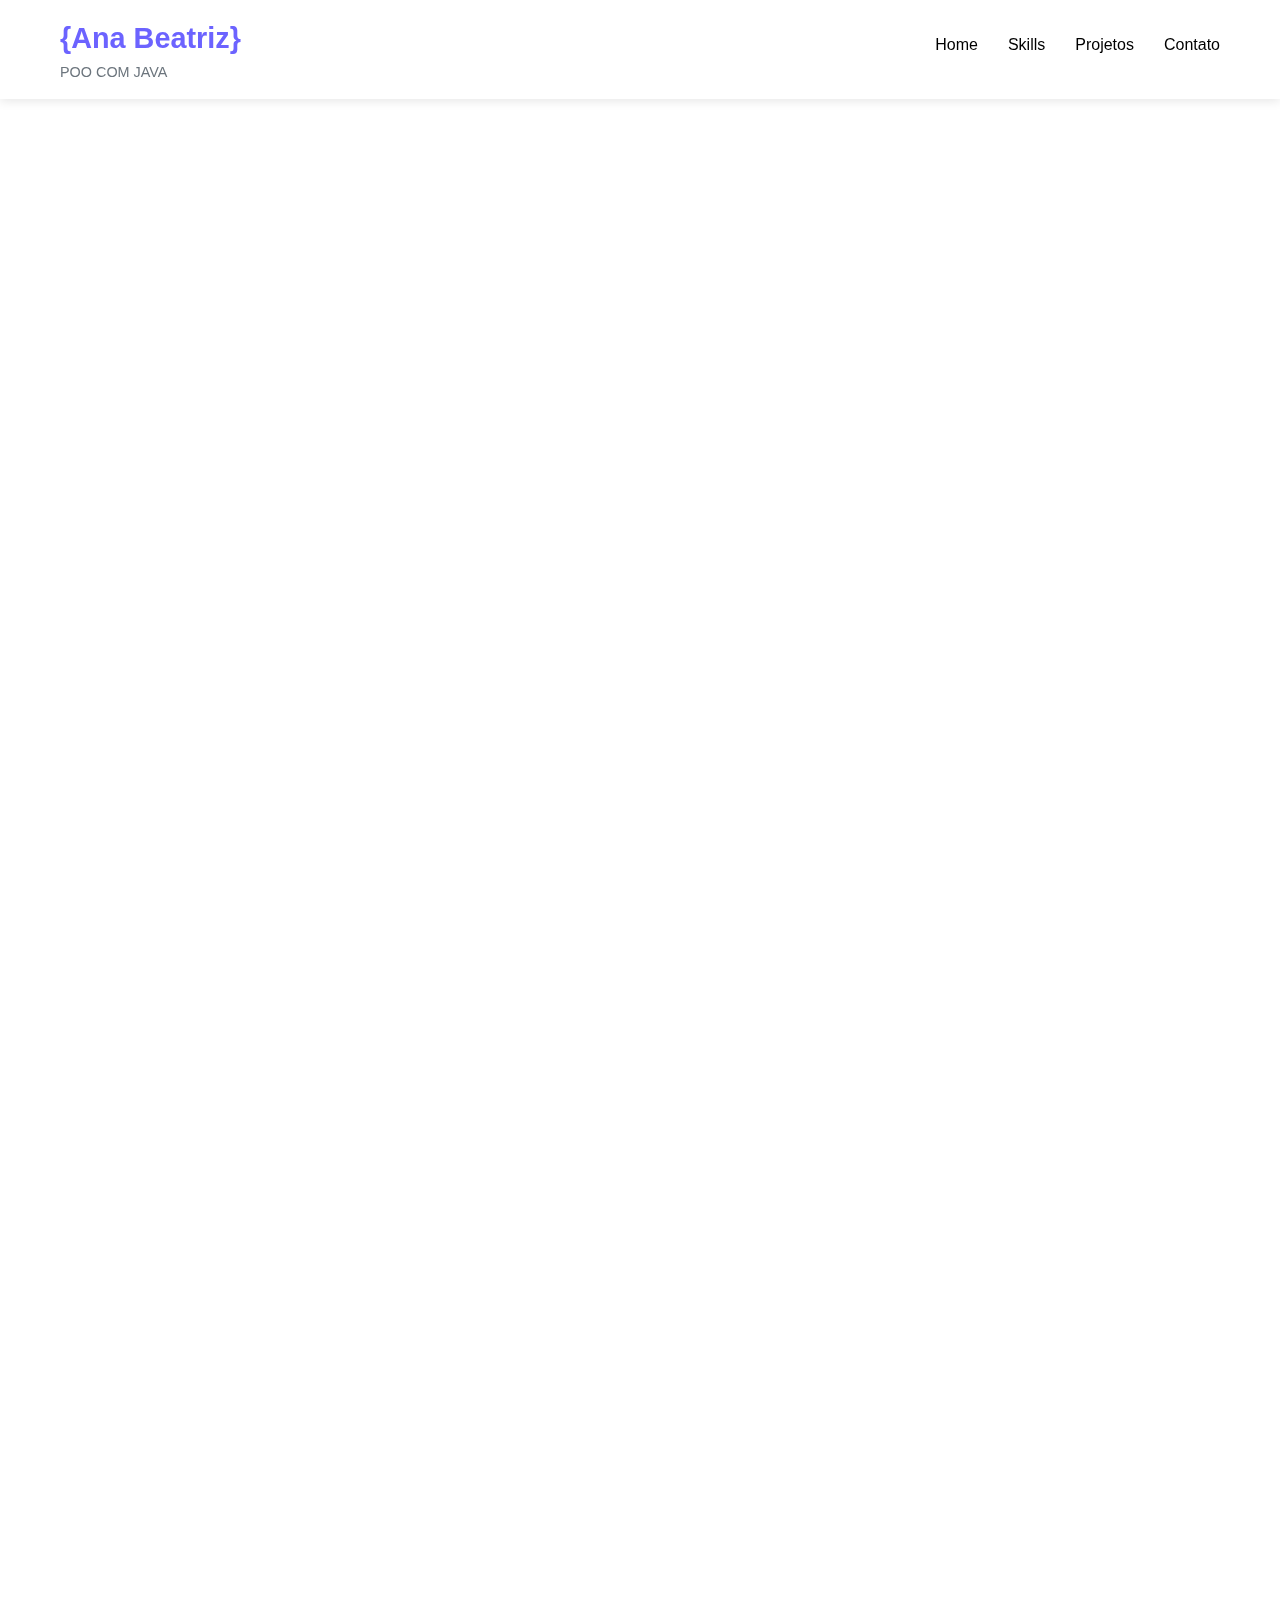
<file: poo.html>
<!DOCTYPE html>
<html lang="pt-BR">
<head>
    <meta charset="UTF-8">
    <meta name="viewport" content="width=device-width, initial-scale=1.0">
    <title>POO com Java</title>
    <link rel="stylesheet" href="css/style.css">
    <link rel="shortcut icon" href="images/mouse.ico" type="image/x-icon">
</head>
<body class="light-mode">
    <header>
        <div class="container">
            <div class="logo">
                <h1>{Ana Beatriz}</h1>
                <p>POO COM JAVA</p>
            </div>
            <nav class="nav-menu">
                <ul>
                    <li><a href="index.html">Home</a></li>
                    <li><a href="index.html#skills">Skills</a></li>
                    <li><a href="index.html#projetos">Projetos</a></li>
                    <li><a href="index.html#contato">Contato</a></li>
                </ul>
                <div class="theme-switcher">
                    <i class="fas fa-moon"></i>
                    <i class="fas fa-sun"></i>
                </div>
                <div class="mobile-menu-icon">
                    <i class="fas fa-bars"></i>
                </div>
            </nav>
        </div>
    </header>

<section class="articles-expanded">
    <div class="container">
        
        <article class="article-full">
            <div class="article-header">
                <h3>PROGRAMAÇÃO ORIENTADA A OBJETOS COM JAVA: CONCEITOS FUNDAMENTAIS</h3>
                <div class="article-meta">
                    <span><i class="fas fa-tags"></i> Java, POO, Programação</span>
                </div>
            </div>
            
            <div class="article-content">
                <p>A Programação Orientada a Objetos (POO) em Java é um paradigma que organiza o software em torno de objetos, que são instâncias de classes. Esses objetos possuem atributos (dados) e métodos (comportamentos). Java é uma linguagem fortemente baseada em POO, e seus principais conceitos são:</p>
                
                <h4>1. Os Quatro Pilares da POO</h4>
                
                <h5>1. Encapsulamento</h5>
                <ul>
                    <li>Esconde os detalhes internos de um objeto, expondo apenas o necessário.</li>
                    <li>Atributos são geralmente privados, e o acesso é controlado por getters e setters.</li>
                    <li>Exemplo: Uma conta bancária não permite alterar o saldo diretamente, apenas por métodos como depositar() e sacar().</li>
                </ul>
                
                <h5>2. Herança</h5>
                <ul>
                    <li>Permite que uma classe (subclasse) herde atributos e métodos de outra (superclasse).</li>
                    <li>Promove reutilização de código.</li>
                    <li>Exemplo: Carro e Moto podem herdar de Veículo (que tem atributos como marca e ano).</li>
                </ul>
                
                <h5>3. Polimorfismo</h5>
                <ul>
                    <li>Um objeto pode se comportar de diferentes formas dependendo do contexto.</li>
                    <li>Sobrescrita (Override): Uma subclasse redefine um método da superclasse.</li>
                    <li>Sobrecarga (Overload): Várias versões de um método com parâmetros diferentes.</li>
                    <li>Exemplo: Um método emitirSom() pode ser diferente para Cachorro ("Au au!") e Gato ("Miau!").</li>
                </ul>
                
                <h5>4. Abstração</h5>
                <ul>
                    <li>Foca no essencial, ignorando detalhes desnecessários.</li>
                    <li>Classes abstratas não podem ser instanciadas, apenas herdadas.</li>
                    <li>Interfaces definem contratos (o que uma classe deve fazer, mas não como).</li>
                    <li>Exemplo: Uma FormaGeometrica pode ter um método calcularArea(), mas cada forma (como Círculo ou Quadrado) implementa de forma diferente.</li>
                </ul>
                
                <h4>2. Elementos Principais da POO em Java</h4>
                
                <h5>Classes e Objetos</h5>
                <ul>
                    <li>Classe: Modelo/planta que define atributos e métodos.</li>
                    <li>Objeto: Instância concreta de uma classe (ex: Carro meuCarro = new Carro()).</li>
                </ul>
                
                <h5>Construtores</h5>
                <ul>
                    <li>Métodos especiais que inicializam objetos quando são criados.</li>
                    <li>Podem ter diferentes versões (sobrecarga de construtores).</li>
                </ul>
                
                <h5>Modificadores de Acesso</h5>
                <ul>
                    <li>public: Acesso livre.</li>
                    <li>private: Acesso apenas dentro da classe.</li>
                    <li>protected: Acesso dentro do pacote e subclasses.</li>
                    <li>(Sem modificador): Acesso apenas dentro do pacote.</li>
                </ul>
                
                <h5>Getters e Setters</h5>
                <ul>
                    <li>Padrão para controlar acesso a atributos privados.</li>
                    <li>Exemplo: getNome() retorna o nome, setNome(String nome) altera o nome.</li>
                </ul>
                
                <h5>Métodos Estáticos</h5>
                <ul>
                    <li>Pertencem à classe, não ao objeto (ex: Math.sqrt()).</li>
                </ul>
                
                <h4>3. Conceitos Avançados</h4>
                
                <h5>Interfaces</h5>
                <ul>
                    <li>Definem o que uma classe deve fazer, mas não como.</li>
                    <li>Uma classe pode implementar várias interfaces.</li>
                    <li>Exemplo: Autenticavel pode exigir um método autenticar().</li>
                </ul>
                
                <h5>Classes Abstratas</h5>
                <ul>
                    <li>Não podem ser instanciadas, apenas herdadas.</li>
                    <li>Podem ter métodos abstratos (sem implementação) e concretos.</li>
                </ul>
                
                <h5>Tratamento de Exceções</h5>
                <ul>
                    <li>try-catch-finally lida com erros de forma controlada.</li>
                </ul>
                
                <h5>Classes e Métodos final</h5>
                <ul>
                    <li>final em classe: Não pode ser herdada (ex: String).</li>
                    <li>final em método: Não pode ser sobrescrito.</li>
                </ul>
                
                <h4>4. Boas Práticas em POO com Java</h4>
                <ul class="best-practices">
                    <li><i class="fas fa-check-circle"></i> Princípio da Responsabilidade Única: Cada classe deve ter apenas uma função.</li>
                    <li><i class="fas fa-check-circle"></i> Encapsulamento Forte: Atributos privados, acesso controlado.</li>
                    <li><i class="fas fa-check-circle"></i> Prefira Composição em vez de Herança: Mais flexível e evita hierarquias complexas.</li>
                    <li><i class="fas fa-check-circle"></i> Use Interfaces para Contratos: Melhor que herança múltipla.</li>
                    <li><i class="fas fa-check-circle"></i> Documente com Javadoc: Facilita a manutenção.</li>
                </ul>
                
                <h4>5. Exemplo Prático (em palavras)</h4>
                <p>Imagine um sistema bancário:</p>
                <ul>
                    <li>Classe ContaBancaria (atributos: saldo, titular; métodos: depositar(), sacar()).</li>
                    <li>Subclasse ContaCorrente (herda ContaBancaria e adiciona limiteChequeEspecial).</li>
                    <li>Interface Tributavel (exige método calcularImposto()).</li>
                    <li>Polimorfismo: Um objeto ContaBancaria pode ser tanto ContaCorrente quanto ContaPoupanca.</li>
                </ul>
                
                <p>A POO em Java ajuda a criar sistemas modulares, reutilizáveis e de fácil manutenção. Dominar encapsulamento, herança, polimorfismo e abstração é essencial para desenvolver software robusto e escalável.</p>
            </div>
            
            <div class="article-footer">
            <a href="index.html" class="btn"><i class="fas fa-arrow-left"></i> Voltar para o portfólio</a>
            <a href="exparticles.html" class="btn"><i class="fas fa-arrow-right"></i> Ir para outros artigos</a>
            </div>
        </article>       
    </div>
</section>
    <footer>
        <div class="container">
            <p>&copy; 2025 Ana Beatriz. Todos os direitos reservados.</p>
        </div>
    </footer>

    <script src="js/dark-mode.js"></script>
    <script src="js/script.js"></script>
</body>
</html>
</file>
<file: css/style.css>
* {
    margin: 0;
    padding: 0;
    box-sizing: border-box;
    font-family: 'Segoe UI', Tahoma, Geneva, Verdana, sans-serif;
}

:root {
    --primary-color: #6c63ff;
    --secondary-color: #4a42e8;
    --gray-color: #6c757d;
    --success-color: #28a745;
    --error-color: #dc3545;
}

body {
    line-height: 1.6;
    color: var(--dark-color);
    background-color: #fff;
}

.container {
    width: 100%;
    max-width: 1200px;
    margin: 0 auto;
    padding: 0 20px;
}

.btn {
    display: inline-block;
    background-color: var(--primary-color);
    color: white;
    padding: 10px 20px;
    border-radius: 5px;
    text-decoration: none;
    font-weight: 500;
    transition: all 0.3s ease;
    border: none;
    cursor: pointer;
}

.btn:hover {
    background-color: var(--secondary-color);
    transform: translateY(-2px);
}

.btn:disabled {
    background-color: var(--gray-color);
    cursor: not-allowed;
    transform: none;
}

section {
    padding: 80px 0;
    opacity: 0;
}

h2 {
    font-size: 2.5rem;
    margin-bottom: 40px;
    text-align: center;
    color: var(--dark-color);
}

h3 {
    font-size: 1.5rem;
    margin-bottom: 15px;
    color: var(--dark-color);
}

header {
    background-color: white;
    box-shadow: 0 2px 10px rgba(0, 0, 0, 0.1);
    position: fixed;
    width: 100%;
    top: 0;
    z-index: 1000;
    padding: 15px 0;
    transition: all 0.3s ease;
}

header .container {
    display: flex;
    justify-content: space-between;
    align-items: center;
}

.logo h1 {
    font-size: 1.8rem;
    color: var(--primary-color);
}

.logo p {
    font-size: 0.9rem;
    color: var(--gray-color);
}

.nav-menu ul {
    display: flex;
    list-style: none;
}

.nav-menu ul li {
    margin-left: 30px;
}

.nav-menu ul li a {
    text-decoration: none;
    color: var(--dark-color);
    font-weight: 500;
    transition: color 0.3s;
}

.nav-menu ul li a:hover {
    color: var(--primary-color);
}

.mobile-menu-icon {
    display: none;
    font-size: 1.5rem;
    cursor: pointer;
}

.mobile-menu-icon i {
    transition: transform 0.3s ease;
}

.hero {
    margin-top: 80px;
    background-color: #f8f9fa;
    padding: 100px 0;
}

.hero-content {
    display: flex;
    align-items: center;
    justify-content: space-between;
    gap: 50px;
}

.hero-text {
    flex: 1;
}

.hero-text h2 {
    font-size: 3rem;
    text-align: left;
    margin-bottom: 20px;
}

.hero-text h2 span {
    color: var(--primary-color);
}

.hero-text p {
    font-size: 1.2rem;
    margin-bottom: 30px;
    color: var(--gray-color);
}

.hero-image {
    flex: 1;
    text-align: center;
}

.hero-image img {
    max-width: 70%;
    border-radius: 20px;
    box-shadow: 0 5px 10px rgba(108, 99, 255, 0.2);
    transition: transform 0.3s ease;
}

.hero-image img:hover {
    transform: scale(1.02);
}

.articles-grid {
    display: grid;
    grid-template-columns: repeat(auto-fit, minmax(300px, 1fr));
    gap: 30px;
}

.article-card {
    background-color: white;
    border-radius: 8px;
    padding: 25px;
    box-shadow: 0 5px 15px rgba(0, 0, 0, 0.05);
    transition: transform 0.3s, box-shadow 0.3s;
    opacity: 0;
}

.article-card:hover {
    transform: translateY(-5px);
    box-shadow: 0 10px 25px rgba(0, 0, 0, 0.1);
}

.article-meta {
    color: var(--gray-color);
    font-size: 0.9rem;
    margin-bottom: 15px;
    display: flex;
    gap: 20px;
    margin-top: 10px;
}

.read-more {
    color: var(--primary-color);
    text-decoration: none;
    font-weight: 500;
    display: inline-block;
    margin-top: 15px;
    transition: color 0.3s;
}

.read-more:hover {
    color: var(--secondary-color);
    text-decoration: underline;
}

.projects {
    background-color: #f8f9fa;
}

.projects-grid, .articles-grid  {
    display: grid;
    grid-template-columns: repeat(auto-fit, minmax(300px, 1fr));
    gap: 30px;
}

.project-card {
    background-color: white;
    border-radius: 8px;
    overflow: hidden;
    box-shadow: 0 5px 15px rgba(0, 0, 0, 0.05);
    transition: transform 0.3s, box-shadow 0.3s;
    opacity: 0;
}

.project-card:hover {
    transform: translateY(-5px);
    box-shadow: 0 10px 25px rgba(0, 0, 0, 0.1);
}

.project-card img {
    width: 100%;
    height: 200px;
    object-fit: cover;
    transition: transform 0.5s ease;
}

.project-card:hover img {
    transform: scale(1.05);
}

.project-card h3 {
    padding: 0 20px;
    margin-top: 20px;
}

.project-card p {
    padding: 0 20px;
    margin: 15px 0;
    color: var(--gray-color);
}

.tech-stack {
    padding: 0 20px;
    margin-bottom: 20px;
    display: flex;
    flex-wrap: wrap;
    gap: 10px;
}

.tech-stack span {
    background-color: #e9ecef;
    color: var(--dark-color);
    padding: 5px 10px;
    border-radius: 20px;
    font-size: 0.8rem;
    transition: all 0.3s;
}

.tech-stack span:hover {
    background-color: var(--primary-color);
    color: white;
}

.project-card .btn {
    margin: 0 20px 20px;
    display: block;
    text-align: center;
}

.contact-content {
    display: flex;
    gap: 50px;
}

.contact-info {
    flex: 1;
}

.contact-info p {
    margin-bottom: 20px;
    color: var(--gray-color);
}

.social-links {
    display: flex;
    flex-direction: column;
    gap: 15px;
}

.social-links a {
    display: flex;
    align-items: center;
    gap: 10px;
    color: var(--dark-color);
    text-decoration: none;
    transition: color 0.3s;
}

.social-links a:hover {
    color: var(--primary-color);
}

.social-links i {
    font-size: 1.2rem;
}

.contact-form {
    flex: 1;
}

.form-group {
    margin-bottom: 20px;
    position: relative;
}

.form-group input,
.form-group textarea {
    width: 100%;
    padding: 12px 15px;
    border: 1px solid #ddd;
    border-radius: 5px;
    font-size: 1rem;
    transition: border-color 0.3s;
}

.form-group input:focus,
.form-group textarea:focus {
    outline: none;
    border-color: var(--primary-color);
    box-shadow: 0 0 0 2px rgba(108, 99, 255, 0.2);
}

.form-group textarea {
    min-height: 150px;
    resize: vertical;
}

.error-message {
    color: var(--error-color);
    font-size: 0.8rem;
    margin-top: 5px;
    display: block;
}

input.error,
textarea.error {
    border-color: var(--error-color) !important;
}

input.error:focus,
textarea.error:focus {
    box-shadow: 0 0 0 2px rgba(220, 53, 69, 0.2);
}

footer {
    background-color: var(--dark-color);
    color: white;
    padding: 30px 0;
    text-align: center;
}

@keyframes fadeInUp {
    from {
        opacity: 0;
        transform: translateY(20px);
    }
    to {
        opacity: 1;
        transform: translateY(0);
    }
}

.animate {
    animation: fadeInUp 0.6s ease forwards;
}
.notification {
    position: fixed;
    bottom: 20px;
    left: 50%;
    transform: translateX(-50%);
    padding: 15px 25px;
    border-radius: 5px;
    color: white;
    font-weight: 500;
    opacity: 0;
    transition: opacity 0.3s ease;
    z-index: 1000;
    max-width: 90%;
    text-align: center;
    box-shadow: 0 4px 12px rgba(0, 0, 0, 0.15);
}

.notification.show {
    opacity: 1;
}

.notification.success {
    background-color: var(--success-color);
}

.notification.error {
    background-color: var(--error-color);
}

.notification.info {
    background-color: var(--info-color);
}

img[data-src] {
    opacity: 0;
    transition: opacity 0.3s ease;
}

img[src] {
    opacity: 1;
}

@media (max-width: 992px) {
    .hero-content {
        flex-direction: column;
        text-align: center;
    }
    
    .hero-text h2 {
        text-align: center;
    }
    
    .contact-content {
        flex-direction: column;
    }
}

@media (max-width: 768px) {
    .nav-menu ul {
        display: none;
        position: absolute;
        top: 80px;
        left: 0;
        width: 100%;
        background-color: white;
        flex-direction: column;
        padding: 20px 0;
        box-shadow: 0 5px 10px rgba(0, 0, 0, 0.1);
    }
    
    .nav-menu ul.show {
        display: flex;
    }
    
    .nav-menu ul li {
        margin: 0;
        padding: 10px 20px;
    }
    
    .mobile-menu-icon {
        display: block;
    }
    
    section {
        padding: 60px 0;
    }
    
    h2 {
        font-size: 2rem;
    }
}

@media (max-width: 576px) {
    .hero-text h2 {
        font-size: 2.2rem;
    }
    
    .hero-text p {
        font-size: 1rem;
    }
    
    .btn {
        padding: 8px 16px;
    }
    
    .notification {
        width: 90%;
        padding: 12px 20px;
    }
}

body.dark-mode {
    background-color: #121212;
    color: #e0e0e0;
}

.dark-mode header {
    background-color: #1e1e1e;
    box-shadow: 0 2px 10px rgba(0, 0, 0, 0.5);
}

.dark-mode .hero,
.dark-mode .projects,
.dark-mode .articles-expanded {
    background-color: #1e1e1e;
}

.dark-mode .article-card,
.dark-mode .project-card,
.dark-mode .skill-category,
.dark-mode .related-card {
    background-color: #2d2d2d;
    box-shadow: 0 5px 15px rgba(0, 0, 0, 0.3);
}

.dark-mode h2,
.dark-mode h3,
.dark-mode h4,
.dark-mode h5 {
    color: #ffffff;
}

.dark-mode .contact-info p,
.dark-mode .article-meta,
.dark-mode .article-meta i {
    color: #b0b0b0;
}

.dark-mode .form-group input,
.dark-mode .form-group textarea {
    background-color: #2d2d2d;
    border-color: #444;
    color: #e0e0e0;
}

.dark-mode .tech-stack span {
    background-color: #444;
    color: #e0e0e0;
}

.theme-switcher {
    display: flex;
    align-items: center;
    margin-left: 20px;
    cursor: pointer;
}

.theme-switcher i {
    font-size: 1.2rem;
    padding: 5px;
    position: relative;
    border-right: 30px;
}

.theme-switcher .fa-sun {
    display: none;
}

.dark-mode .theme-switcher .fa-moon {
    display: none;
}

.dark-mode .theme-switcher .fa-sun {
    display: block;
    color: #ffc107;
}

.skills-section {
    background-color: #f8f9fa;
}

.dark-mode .skills-section {
    background-color: #1e1e1e;
}

.skills-container{
    display: flex;
    flex-wrap: wrap;
    gap: 30px;
    justify-content: center;
}

.skill-category {
    background-color: white;
    border-radius: 8px;
    padding: 25px;
    box-shadow: 0 5px 15px rgba(0, 0, 0, 0.05);
    flex: 1;
    min-width: 300px;
    max-width: 400px;
}

.dark-mode .skill-category {
    background-color: #2d2d2d;
}

.skills-grid {
    display: grid;
    gap: 20px;
}

.skill-item {
    display: flex;
    flex-direction: column;
    gap: 5px;
}

.skill-item i {
    font-size: 1.5rem;
    color: var(--primary-color);
}

.skill-bar {
    height: 8px;
    background-color: #e9ecef;
    border-radius: 4px;
    overflow: hidden;
}

.dark-mode .skill-bar {
    background-color: #444;
}

.skill-level {
    height: 100%;
    background-color: var(--primary-color);
    border-radius: 4px;
}

.articles-expanded {
    padding: 80px 0;
}
.article-footer{
    display:grid;
    grid-template-columns: 1fr 1fr;
    gap: 10px;
}
.article-full {
    background-color: white;
    border-radius: 8px;
    padding: 40px;
    box-shadow: 0 5px 15px rgba(0, 0, 0, 0.05);
    margin-bottom: 40px;
}

.dark-mode .article-full {
    background-color: #2d2d2d;
}

.article-header {
    margin-bottom: 30px;
    border-bottom: 1px solid #eee;
    padding-bottom: 20px;
}

.dark-mode .article-header {
    border-bottom-color: #444;
}
.articles-selection {
    background-color: #f8f9fa;
    padding: 80px 0;
}

.dark-mode .articles-selection {
    background-color: #1e1e1e;
}

.articles-controls {
    display: flex;
    flex-wrap: wrap;
    justify-content: space-between;
    align-items: center;
    gap: 20px;
    margin-bottom: 40px;
}

.search-box {
    position: relative;
    flex: 1;
    min-width: 250px;
    max-width: 400px;
}

.search-box input {
    width: 100%;
    padding: 12px 20px 12px 40px;
    border: 1px solid #ddd;
    border-radius: 30px;
    font-size: 1rem;
    transition: all 0.3s;
}

.dark-mode .search-box input {
    background-color: #2d2d2d;
    border-color: #444;
    color: #e0e0e0;
}

.search-box input:focus {
    outline: none;
    border-color: var(--primary-color);
    box-shadow: 0 0 0 2px rgba(108, 99, 255, 0.2);
}

.search-box i {
    position: absolute;
    left: 15px;
    top: 50%;
    transform: translateY(-50%);
    color: var(--gray-color);
}

.filter-buttons {
    display: flex;
    flex-wrap: wrap;
    gap: 10px;
}

.filter-btn {
    padding: 8px 16px;
    background-color: #e9ecef;
    border: none;
    border-radius: 30px;
    cursor: pointer;
    transition: all 0.3s;
    font-size: 0.9rem;
}

.dark-mode .filter-btn {
    background-color: #444;
    color: #e0e0e0;
}

.filter-btn:hover {
    background-color: #d1d7dc;
}

.dark-mode .filter-btn:hover {
    background-color: #555;
}

.filter-btn.active {
    background-color: var(--primary-color);
    color: white;
}


.dark-mode .article-card {
    background-color: #2d2d2d;
}

.article-badge {
    position: absolute;
    top: 15px;
    right: 15px;
    background-color: var(--primary-color);
    color: white;
    padding: 5px 10px;
    border-radius: 4px;
    font-size: 0.8rem;
    font-weight: 500;
    z-index: 1;
}

.article-image {
    height: 200px;
    overflow: hidden;
    position: relative;
}

.article-image img {
    width: 100%;
    height: 100%;
    object-fit: cover;
    transition: transform 0.5s;
}

.article-card:hover .article-image img {
    transform: scale(1.05);
}

.article-content {
    padding: 20px;
    flex: 1;
    display: flex;
    flex-direction: column;
}

.article-content h3 {
    margin-bottom: 10px;
    font-size: 1.3rem;
}

.article-excerpt {
    color: var(--gray-color);
    margin-bottom: 15px;
    flex: 1;
}

.read-more i {
    font-size: 0.8rem;
    transition: transform 0.3s;
}

.read-more:hover i {
    transform: translateX(3px);
}

.pagination {
    display: flex;
    justify-content: center;
    gap: 10px;
    margin-top: 40px;
}

.page-btn {
    width: 40px;
    height: 40px;
    border-radius: 50%;
    border: none;
    background-color: #e9ecef;
    cursor: pointer;
    transition: all 0.3s;
    display: flex;
    align-items: center;
    justify-content: center;
}

.dark-mode .page-btn {
    background-color: #444;
    color: #e0e0e0;
}

.page-btn:hover {
    background-color: #d1d7dc;
}

.dark-mode .page-btn:hover {
    background-color: #555;
}

.page-btn.active {
    background-color: var(--primary-color);
    color: white;
}

.page-btn.next {
    width: auto;
    padding: 0 20px;
    border-radius: 20px;
    gap: 5px;
}

@media (max-width: 768px) {
    .articles-controls {
        flex-direction: column;
        align-items: stretch;
    }
    
    .search-box {
        max-width: 100%;
    }
    
    .articles-grid {
        grid-template-columns: 1fr;
    }
    
    .filter-buttons {
        justify-content: center;
    }
}

@media (max-width: 768px) {
    .articles-controls {
        flex-direction: column;
        align-items: stretch;
    }
    
    .search-box {
        max-width: 100%;
    }
    
    .articles-grid {
        grid-template-columns: 1fr;
    }
    
    .filter-buttons {
        justify-content: center;
    }
}
</file>
